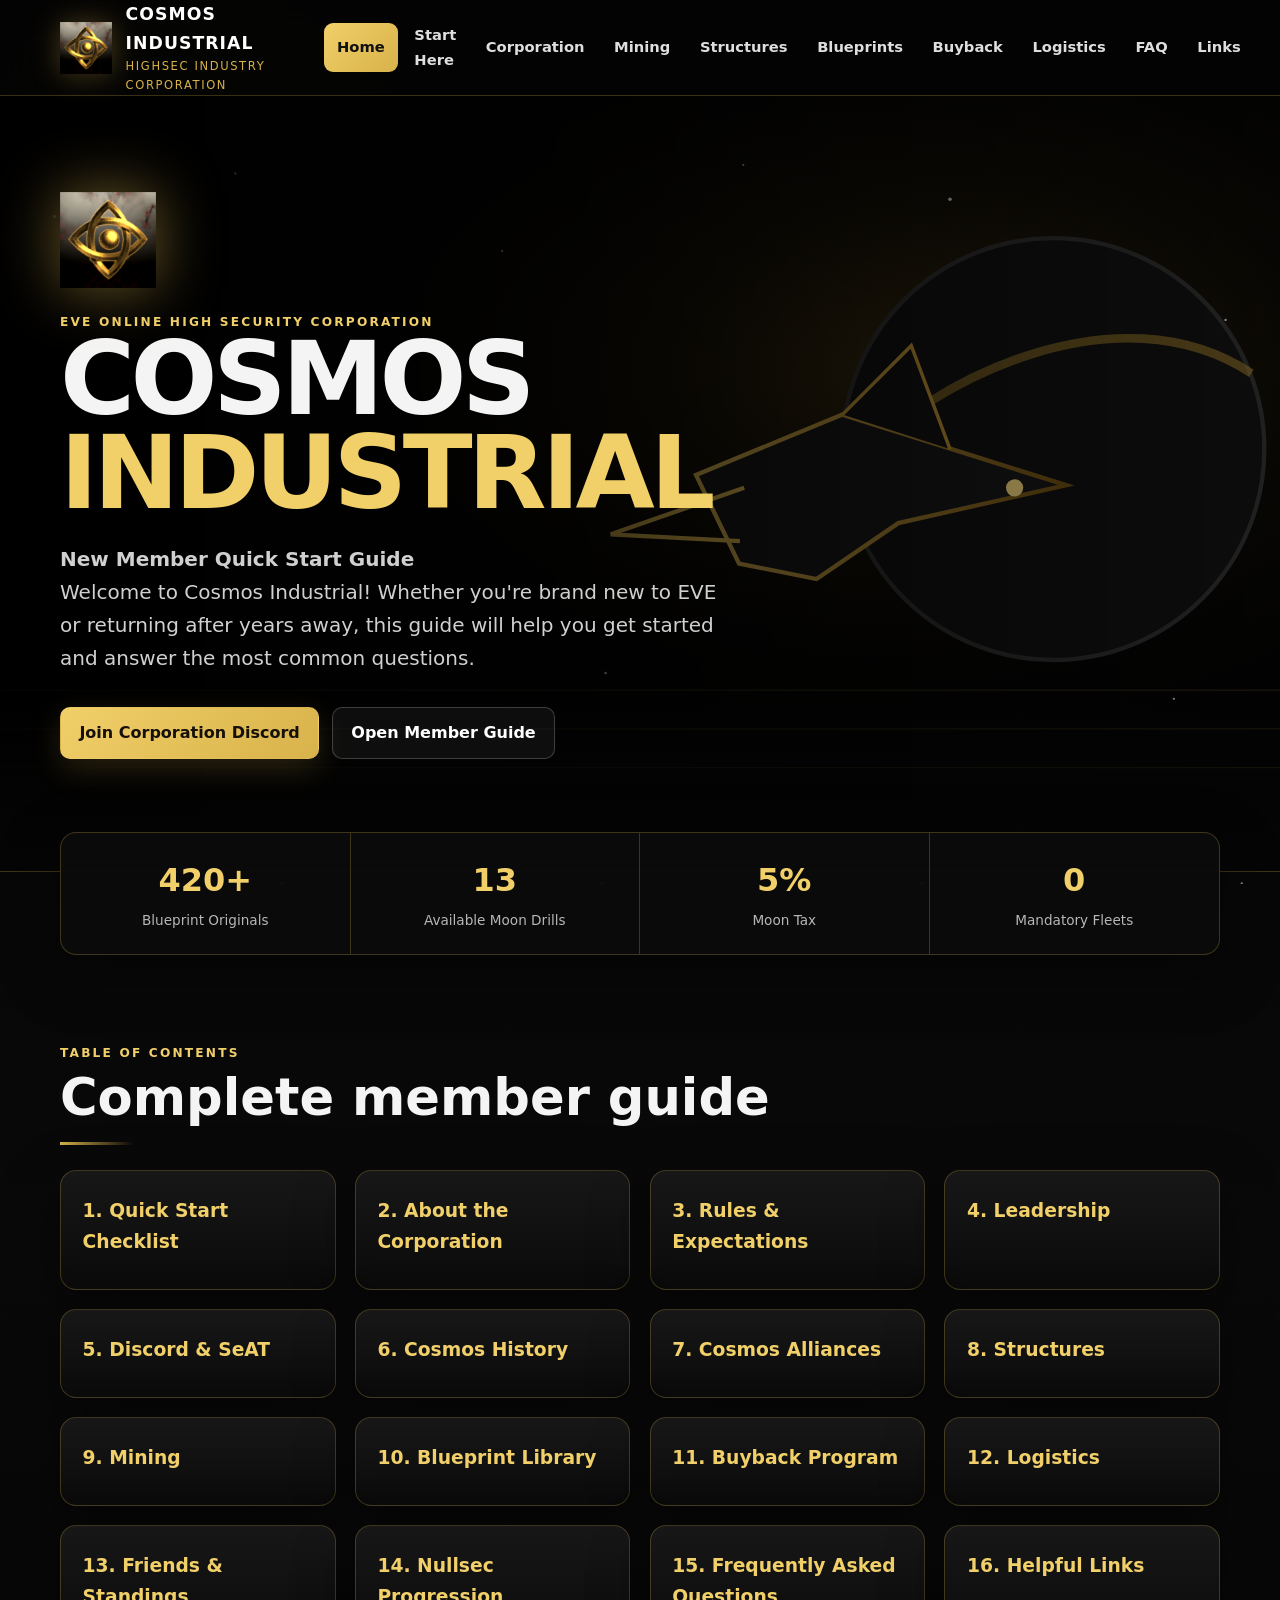
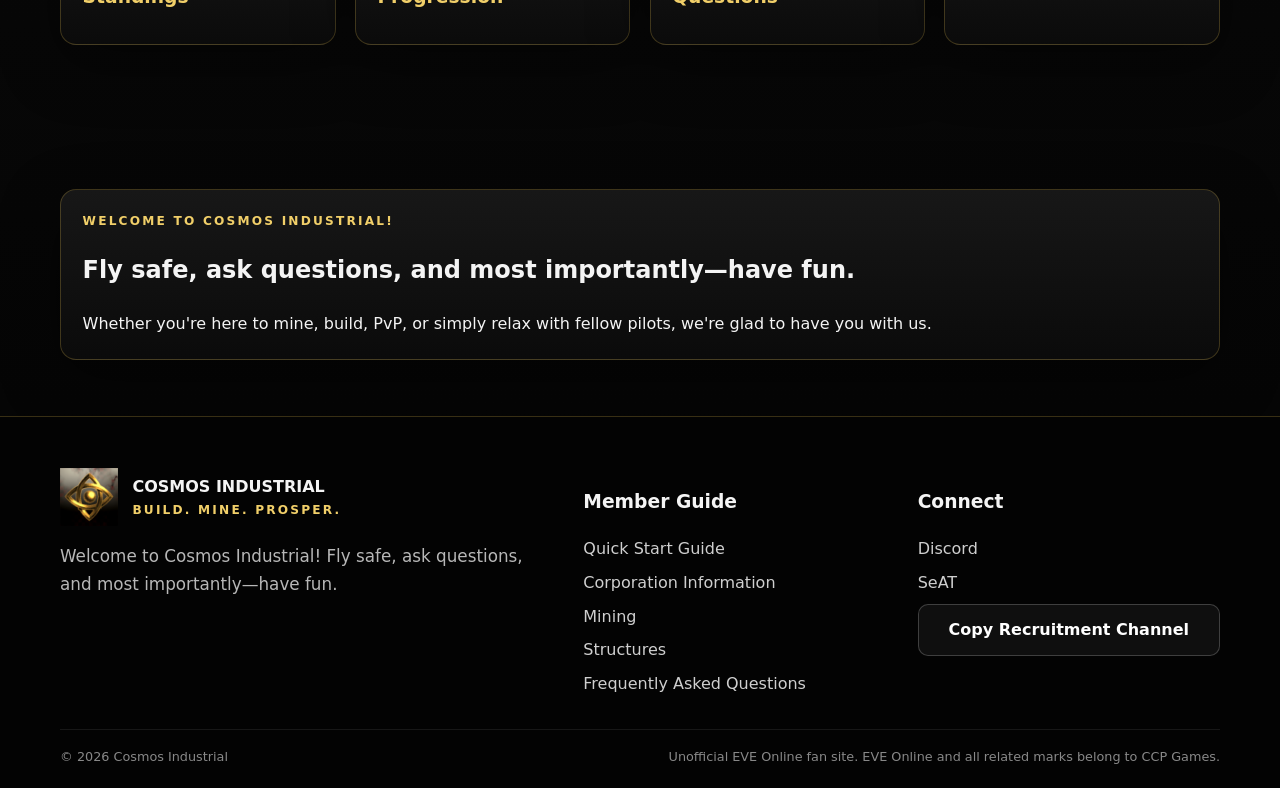
<file: index.html>
<!doctype html><html lang="en"><head><meta charset="utf-8"><meta name="viewport" content="width=device-width,initial-scale=1"><meta name="description" content="Home"><title>Home | Cosmos Industrial</title><link rel="icon" href="assets/images/cosmos-logo.png"><link rel="stylesheet" href="assets/styles.css"></head><body><a class="skip-link" href="#main">Skip to content</a><header class="site-header"><div class="container nav-wrap"><a class="brand" href="index.html"><img src="assets/images/cosmos-logo.png" alt="Cosmos Industrial logo"><span class="brand-text"><strong>COSMOS INDUSTRIAL</strong><span>Highsec Industry Corporation</span></span></a><button class="nav-toggle" aria-expanded="false" aria-label="Open navigation">Menu</button><nav class="nav-links" aria-label="Primary navigation"><a href="index.html" class="active">Home</a><a href="getting-started.html" class="">Start Here</a><a href="corporation.html" class="">Corporation</a><a href="mining.html" class="">Mining</a><a href="industry.html" class="">Structures</a><a href="blueprints.html" class="">Blueprints</a><a href="buyback.html" class="">Buyback</a><a href="logistics.html" class="">Logistics</a><a href="faq.html" class="">FAQ</a><a href="join.html" class="">Links</a></nav></div></header><main id="main"><section class="hero"><div class="hero-content"><img class="hero-logo" src="assets/images/cosmos-logo.png" alt="Cosmos Industrial logo"><div class="eyebrow">EVE Online High Security Corporation</div><h1>COSMOS <span>INDUSTRIAL</span></h1><p><strong>New Member Quick Start Guide</strong><br>Welcome to Cosmos Industrial! Whether you're brand new to EVE or returning after years away, this guide will help you get started and answer the most common questions.</p><div class="actions"><a class="btn btn-primary" href="https://discord.gg/ZgbHAa7UCq" target="_blank" rel="noopener">Join Corporation Discord</a><a class="btn btn-secondary" href="getting-started.html">Open Member Guide</a></div></div></section>
<div class="container"><div class="stat-strip"><div class="stat"><strong>420+</strong><span>Blueprint Originals</span></div><div class="stat"><strong>13</strong><span>Available Moon Drills</span></div><div class="stat"><strong>5%</strong><span>Moon Tax</span></div><div class="stat"><strong>0</strong><span>Mandatory Fleets</span></div></div></div>
<section class="section"><div class="container"><div class="eyebrow">Table of Contents</div><h2 class="section-title">Complete member guide</h2><div class="gold-rule"></div><div class="grid grid-4">
<a class="card" href="getting-started.html#quick-start"><h3>1. Quick Start Checklist</h3></a><a class="card" href="getting-started.html#about"><h3>2. About the Corporation</h3></a><a class="card" href="corporation.html#rules"><h3>3. Rules & Expectations</h3></a><a class="card" href="corporation.html#leadership"><h3>4. Leadership</h3></a><a class="card" href="getting-started.html#discord-seat"><h3>5. Discord & SeAT</h3></a><a class="card" href="corporation.html#history"><h3>6. Cosmos History</h3></a><a class="card" href="corporation.html#alliances"><h3>7. Cosmos Alliances</h3></a><a class="card" href="industry.html"><h3>8. Structures</h3></a><a class="card" href="mining.html"><h3>9. Mining</h3></a><a class="card" href="blueprints.html"><h3>10. Blueprint Library</h3></a><a class="card" href="buyback.html"><h3>11. Buyback Program</h3></a><a class="card" href="logistics.html"><h3>12. Logistics</h3></a><a class="card" href="corporation.html#standings"><h3>13. Friends & Standings</h3></a><a class="card" href="corporation.html#nullsec"><h3>14. Nullsec Progression</h3></a><a class="card" href="faq.html"><h3>15. Frequently Asked Questions</h3></a><a class="card" href="join.html"><h3>16. Helpful Links</h3></a>
</div></div></section>
<section class="section compact"><div class="container card"><div class="eyebrow">Welcome to Cosmos Industrial!</div><h2>Fly safe, ask questions, and most importantly—have fun.</h2><p>Whether you're here to mine, build, PvP, or simply relax with fellow pilots, we're glad to have you with us.</p></div></section></main><footer class="site-footer"><div class="container"><div class="footer-grid"><div><div class="footer-brand"><img src="assets/images/cosmos-logo.png" alt=""><div><strong>COSMOS INDUSTRIAL</strong><div class="eyebrow">Build. Mine. Prosper.</div></div></div><p class="section-lead">Welcome to Cosmos Industrial! Fly safe, ask questions, and most importantly—have fun.</p></div><div><h3>Member Guide</h3><div class="footer-links"><a href="getting-started.html">Quick Start Guide</a><a href="corporation.html">Corporation Information</a><a href="mining.html">Mining</a><a href="industry.html">Structures</a><a href="faq.html">Frequently Asked Questions</a></div></div><div><h3>Connect</h3><div class="footer-links"><a href="https://discord.gg/ZgbHAa7UCq" target="_blank" rel="noopener">Discord</a><a href="https://seat.cosmosorigins.org/" target="_blank" rel="noopener">SeAT</a><button class="btn btn-secondary" data-copy="Cosmos Recruitment">Copy Recruitment Channel</button></div></div></div><div class="footer-bottom"><span>© <span data-year></span> Cosmos Industrial</span><span>Unofficial EVE Online fan site. EVE Online and all related marks belong to CCP Games.</span></div></div></footer><script src="assets/script.js"></script></body></html>
</file>
<file: assets/styles.css>
:root {
  --bg: #050505;
  --bg-soft: #0c0c0c;
  --panel: rgba(19, 19, 19, 0.94);
  --panel-2: rgba(27, 27, 27, 0.9);
  --gold: #d8b24a;
  --gold-bright: #f1cf69;
  --gold-dark: #7d5d18;
  --text: #f4f4f4;
  --muted: #b7b7b7;
  --line: rgba(216, 178, 74, 0.25);
  --danger: #da7070;
  --success: #68c58f;
  --shadow: 0 18px 60px rgba(0,0,0,.45);
  --radius: 16px;
}

* { box-sizing: border-box; }
html { scroll-behavior: smooth; }
body {
  margin: 0;
  color: var(--text);
  background:
    radial-gradient(circle at 15% 8%, rgba(216,178,74,.08), transparent 22rem),
    radial-gradient(circle at 85% 10%, rgba(255,255,255,.035), transparent 18rem),
    linear-gradient(180deg, #020202 0%, #090909 52%, #030303 100%);
  font-family: Inter, ui-sans-serif, system-ui, -apple-system, BlinkMacSystemFont, "Segoe UI", sans-serif;
  line-height: 1.65;
}
body::before {
  content: "";
  position: fixed;
  inset: 0;
  pointer-events: none;
  opacity: .42;
  background-image:
    radial-gradient(circle at 12% 20%, #fff 0 1px, transparent 1.4px),
    radial-gradient(circle at 72% 18%, #fff 0 1px, transparent 1.3px),
    radial-gradient(circle at 32% 70%, #d8b24a 0 1px, transparent 1.4px),
    radial-gradient(circle at 88% 76%, #fff 0 1px, transparent 1.3px),
    radial-gradient(circle at 56% 44%, #fff 0 1px, transparent 1.3px);
  background-size: 190px 190px, 230px 230px, 280px 280px, 320px 320px, 370px 370px;
  z-index: -1;
}
img { max-width: 100%; display: block; }
a { color: var(--gold-bright); text-decoration: none; }
a:hover { color: #fff1bc; }
button, input { font: inherit; }

.skip-link { position: absolute; left: -9999px; top: 0; }
.skip-link:focus { left: 1rem; top: 1rem; z-index: 9999; background: #fff; color:#000; padding:.8rem 1rem; border-radius:8px; }

.container { width: min(1160px, calc(100% - 2rem)); margin-inline: auto; }
.section { padding: 5.5rem 0; }
.section.compact { padding: 3.5rem 0; }
.eyebrow { color: var(--gold-bright); font-size: .76rem; letter-spacing: .18em; text-transform: uppercase; font-weight: 800; }
.section-title { margin: .45rem 0 1rem; font-size: clamp(2rem, 4vw, 3.3rem); line-height: 1.08; }
.section-lead { color: var(--muted); max-width: 760px; font-size: 1.05rem; }
.gold-rule { width: 74px; height: 3px; background: linear-gradient(90deg, var(--gold), transparent); margin: 1rem 0 1.6rem; }

.site-header { position: sticky; top:0; z-index:1000; backdrop-filter: blur(14px); background: rgba(4,4,4,.88); border-bottom:1px solid var(--line); }
.nav-wrap { min-height: 78px; display:flex; align-items:center; justify-content:space-between; gap:1.2rem; }
.brand { display:flex; align-items:center; gap:.85rem; min-width: 245px; }
.brand img { width:52px; height:52px; filter: drop-shadow(0 0 14px rgba(216,178,74,.32)); }
.brand-text strong { display:block; color:#fff; letter-spacing:.06em; font-size:1.08rem; }
.brand-text span { display:block; color:var(--gold); font-size:.72rem; letter-spacing:.14em; text-transform:uppercase; }
.nav-links { display:flex; align-items:center; gap:.25rem; }
.nav-links a { color:#dedede; padding:.75rem .8rem; border-radius:9px; font-size:.92rem; font-weight:650; }
.nav-links a:hover, .nav-links a.active { color:#111; background:linear-gradient(135deg, var(--gold-bright), var(--gold)); }
.nav-toggle { display:none; background:transparent; border:1px solid var(--line); color:white; border-radius:10px; padding:.65rem .8rem; }

.hero { position:relative; min-height: 78vh; display:grid; place-items:center; overflow:hidden; border-bottom:1px solid var(--line); }
.hero::before { content:""; position:absolute; inset:0; background:linear-gradient(90deg, rgba(0,0,0,.91) 0%, rgba(0,0,0,.68) 48%, rgba(0,0,0,.28) 100%), url('images/cosmos-hero.svg') center/cover no-repeat; }
.hero::after { content:""; position:absolute; inset:auto 0 0; height:180px; background:linear-gradient(transparent, var(--bg)); }
.hero-content { position:relative; z-index:2; width:min(1160px, calc(100% - 2rem)); padding:6rem 0 7rem; }
.hero-logo { width:96px; height:96px; margin-bottom:1.5rem; filter:drop-shadow(0 0 30px rgba(216,178,74,.5)); }
.hero h1 { margin:0; max-width:760px; font-size:clamp(3rem, 8vw, 6.7rem); line-height:.92; letter-spacing:-.045em; }
.hero h1 span { color:var(--gold-bright); display:block; }
.hero p { max-width:680px; color:#d0d0d0; font-size:clamp(1.05rem, 2vw, 1.25rem); margin:1.4rem 0 2rem; }
.actions { display:flex; flex-wrap:wrap; gap:.8rem; }
.btn { display:inline-flex; align-items:center; justify-content:center; gap:.55rem; min-height:48px; padding:.75rem 1.15rem; border-radius:10px; font-weight:800; border:1px solid transparent; transition:.2s ease; }
.btn-primary { color:#15100a; background:linear-gradient(135deg, var(--gold-bright), var(--gold)); box-shadow:0 10px 30px rgba(216,178,74,.18); }
.btn-primary:hover { color:#000; transform:translateY(-2px); box-shadow:0 14px 34px rgba(216,178,74,.3); }
.btn-secondary { color:#fff; border-color:rgba(255,255,255,.2); background:rgba(255,255,255,.05); }
.btn-secondary:hover { border-color:var(--gold); background:rgba(216,178,74,.1); }

.page-hero { min-height: 330px; display:flex; align-items:end; padding:5rem 0 3rem; position:relative; overflow:hidden; border-bottom:1px solid var(--line); }
.page-hero::before { content:""; position:absolute; inset:0; background:linear-gradient(90deg, rgba(0,0,0,.94), rgba(0,0,0,.55)), var(--hero-image, url('images/cosmos-hero.svg')) center/cover no-repeat; }
.page-hero .container { position:relative; z-index:2; }
.page-hero h1 { margin:.4rem 0 .8rem; font-size:clamp(2.6rem, 6vw, 4.8rem); line-height:1; }
.page-hero p { max-width:760px; margin:0; color:#d4d4d4; }

.grid { display:grid; gap:1.2rem; }
.grid-2 { grid-template-columns: repeat(2, minmax(0,1fr)); }
.grid-3 { grid-template-columns: repeat(3, minmax(0,1fr)); }
.grid-4 { grid-template-columns: repeat(4, minmax(0,1fr)); }
.card { background:linear-gradient(180deg, rgba(24,24,24,.96), rgba(11,11,11,.96)); border:1px solid var(--line); border-radius:var(--radius); padding:1.35rem; box-shadow:var(--shadow); }
.card h3 { margin:.2rem 0 .6rem; }
.card p:last-child { margin-bottom:0; }
.card-icon { width:46px; height:46px; display:grid; place-items:center; border:1px solid rgba(216,178,74,.35); border-radius:12px; background:rgba(216,178,74,.08); font-size:1.35rem; margin-bottom:.9rem; }
.card-link { display:inline-flex; margin-top:.6rem; font-weight:800; }
.feature-card { min-height:230px; position:relative; overflow:hidden; display:flex; flex-direction:column; justify-content:end; }
.feature-card::before { content:""; position:absolute; inset:0; background:linear-gradient(transparent 25%, rgba(0,0,0,.92)), var(--card-image) center/cover no-repeat; opacity:.8; }
.feature-card > * { position:relative; z-index:2; }
.feature-card p { color:#d0d0d0; }

.stat-strip { display:grid; grid-template-columns:repeat(4,1fr); margin-top:-2.5rem; position:relative; z-index:4; background:rgba(11,11,11,.95); border:1px solid var(--line); border-radius:var(--radius); box-shadow:var(--shadow); }
.stat { padding:1.3rem; text-align:center; border-right:1px solid var(--line); }
.stat:last-child { border-right:0; }
.stat strong { display:block; color:var(--gold-bright); font-size:2rem; }
.stat span { color:var(--muted); font-size:.85rem; }

.tabs { display:flex; flex-wrap:wrap; gap:.55rem; margin:1.5rem 0 2rem; }
.tab-link { color:#ddd; padding:.7rem .95rem; border:1px solid var(--line); border-radius:999px; background:rgba(255,255,255,.025); }
.tab-link:hover { background:rgba(216,178,74,.12); border-color:var(--gold); }

.data-table { width:100%; border-collapse:separate; border-spacing:0; overflow:hidden; border:1px solid var(--line); border-radius:14px; background:rgba(11,11,11,.85); }
.data-table th, .data-table td { padding:.9rem 1rem; text-align:left; border-bottom:1px solid rgba(216,178,74,.14); }
.data-table th { color:#181208; background:linear-gradient(135deg,var(--gold-bright),var(--gold)); font-size:.86rem; letter-spacing:.04em; text-transform:uppercase; }
.data-table tr:last-child td { border-bottom:0; }
.data-table td:last-child { text-align:right; }
.badge { display:inline-flex; align-items:center; gap:.35rem; border:1px solid var(--line); border-radius:999px; padding:.25rem .65rem; color:#e8e8e8; background:rgba(216,178,74,.08); font-size:.8rem; }
.badge.success { color:#a8e2bd; border-color:rgba(104,197,143,.3); background:rgba(104,197,143,.08); }

.callout { border-left:4px solid var(--gold); padding:1.1rem 1.2rem; background:rgba(216,178,74,.07); border-radius:0 12px 12px 0; }
.callout strong { color:var(--gold-bright); }
.step-list { counter-reset:steps; display:grid; gap:.8rem; padding:0; list-style:none; }
.step-list li { counter-increment:steps; display:grid; grid-template-columns:44px 1fr; gap:1rem; align-items:start; background:rgba(255,255,255,.025); border:1px solid var(--line); padding:1rem; border-radius:12px; }
.step-list li::before { content:counter(steps); width:36px; height:36px; display:grid; place-items:center; border-radius:50%; background:var(--gold); color:#130f08; font-weight:900; }
.checklist { display:grid; gap:.7rem; padding:0; list-style:none; }
.checklist li { display:flex; gap:.75rem; align-items:flex-start; padding:.8rem 0; border-bottom:1px solid rgba(255,255,255,.07); }
.checklist li::before { content:"✓"; display:grid; place-items:center; flex:0 0 24px; height:24px; border-radius:6px; color:#15110a; background:var(--gold); font-weight:900; }

.accordion { display:grid; gap:.7rem; }
.accordion details { border:1px solid var(--line); border-radius:12px; background:rgba(14,14,14,.92); overflow:hidden; }
.accordion summary { cursor:pointer; font-weight:800; padding:1rem 1.2rem; list-style:none; }
.accordion summary::-webkit-details-marker { display:none; }
.accordion summary::after { content:"+"; float:right; color:var(--gold); }
.accordion details[open] summary::after { content:"–"; }
.accordion details p, .accordion details ul { margin:0; padding:0 1.2rem 1.2rem; color:var(--muted); }

.site-footer { border-top:1px solid var(--line); background:#030303; padding:3.2rem 0 1.3rem; }
.footer-grid { display:grid; grid-template-columns:1.3fr .8fr .8fr; gap:2rem; }
.footer-brand { display:flex; align-items:center; gap:.9rem; }
.footer-brand img { width:58px; }
.footer-links { display:grid; gap:.45rem; }
.footer-links a { color:#cfcfcf; }
.footer-links a:hover { color:var(--gold-bright); }
.footer-bottom { display:flex; justify-content:space-between; gap:1rem; border-top:1px solid rgba(255,255,255,.08); margin-top:2rem; padding-top:1rem; color:#888; font-size:.8rem; }

@media (max-width: 980px) {
  .nav-toggle { display:block; }
  .nav-links { position:absolute; display:none; top:78px; left:1rem; right:1rem; padding:.75rem; flex-direction:column; align-items:stretch; background:#0b0b0b; border:1px solid var(--line); border-radius:12px; box-shadow:var(--shadow); }
  .nav-links.open { display:flex; }
  .nav-links a { width:100%; }
  .grid-4 { grid-template-columns:repeat(2,1fr); }
  .grid-3 { grid-template-columns:repeat(2,1fr); }
  .stat-strip { grid-template-columns:repeat(2,1fr); }
  .stat:nth-child(2) { border-right:0; }
  .stat:nth-child(-n+2) { border-bottom:1px solid var(--line); }
}
@media (max-width: 680px) {
  .brand-text span { display:none; }
  .brand { min-width:auto; }
  .hero { min-height:690px; }
  .grid-2, .grid-3, .grid-4, .footer-grid { grid-template-columns:1fr; }
  .stat-strip { grid-template-columns:1fr; margin-top:-1rem; }
  .stat { border-right:0; border-bottom:1px solid var(--line); }
  .stat:last-child { border-bottom:0; }
  .data-table { display:block; overflow-x:auto; }
  .footer-bottom { flex-direction:column; }
}

/* Complete-guide additions */
.content-block{margin:0 0 2rem;padding:1.5rem;background:linear-gradient(180deg,rgba(24,24,24,.96),rgba(11,11,11,.96));border:1px solid var(--line);border-radius:var(--radius);box-shadow:var(--shadow)}
.content-block h2:first-child,.content-block .eyebrow+h2{margin-top:.2rem}.content-block ul ul{margin-top:.45rem}.content-block li{margin:.35rem 0}.anchor-offset{scroll-margin-top:100px}.manual-checklist{list-style:none;padding:0;display:grid;gap:.7rem}.manual-checklist li{padding:.9rem 1rem;background:rgba(255,255,255,.03);border:1px solid var(--line);border-radius:10px;font-size:1.05rem}.alpha-list{list-style-type:lower-alpha}.location-grid{display:grid;grid-template-columns:repeat(3,minmax(0,1fr));gap:.75rem}.location-grid div{padding:.9rem 1rem;border:1px solid var(--line);border-radius:10px;background:rgba(216,178,74,.06)}.standing{border-top-width:4px}.standing.green{border-top-color:#43c97a}.standing.blue{border-top-color:#244fba}.standing.lightblue{border-top-color:#63b6ff}.faq-content{padding:0 1.2rem 1.2rem;color:var(--muted)}.faq-content ul{padding-left:1.35rem!important}.data-table td:last-child{text-align:left}.data-table td:nth-child(2){font-weight:700}@media(max-width:760px){.location-grid{grid-template-columns:1fr}.content-block{padding:1.1rem}}
</file>
